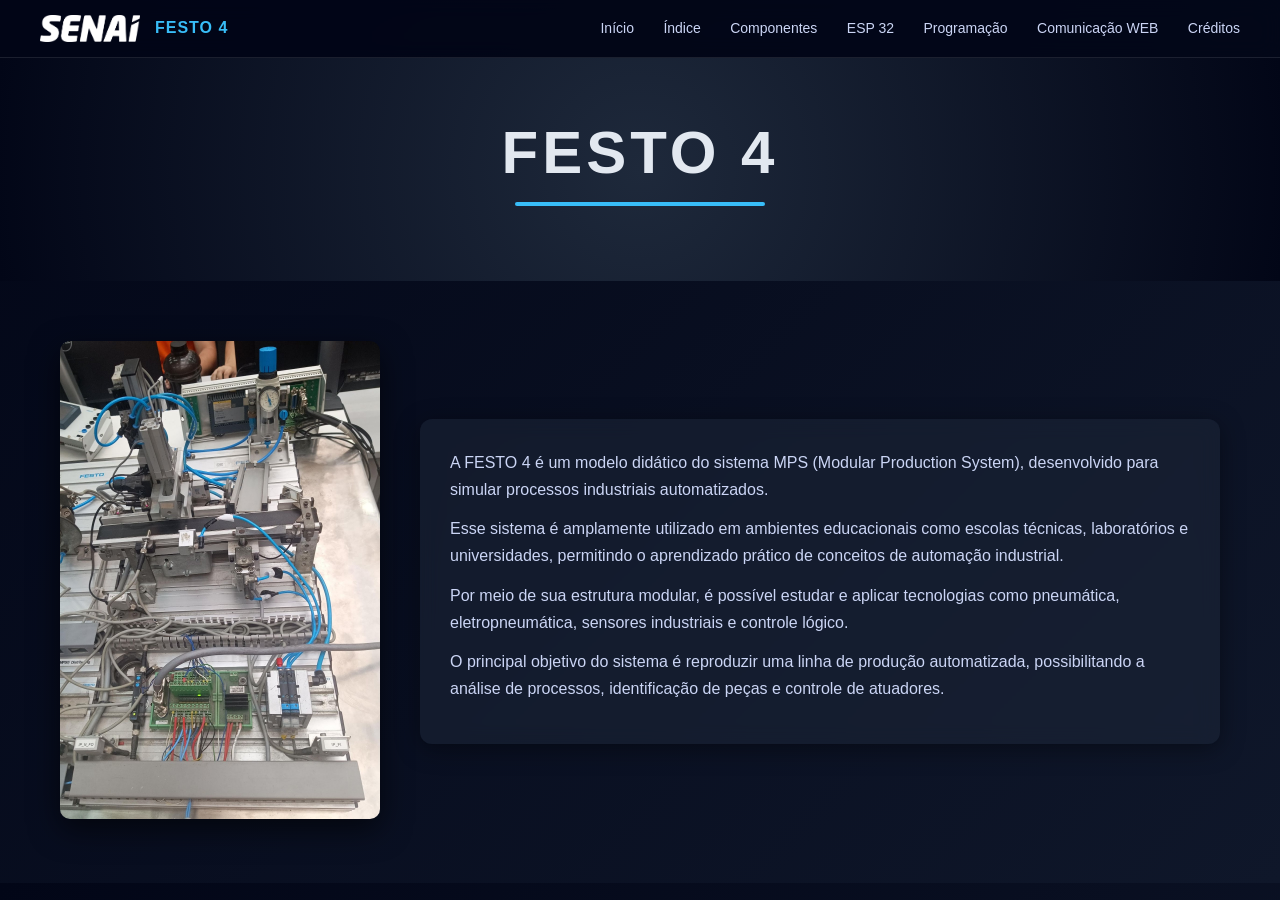
<file: index.html>
<!DOCTYPE html>
<html lang="pt-br">

<head>

    <meta charset="UTF-8">
    <meta name="viewport" content="width=device-width, initial-scale=1">

    <title>Festo 4 - Introdução</title>

    <link rel="stylesheet" href="style.css">
    <link rel="manifest" href="/manifest.json">
    <meta name="theme-color" content="#0d6efd">
    <link rel="shortcut icon" href="favicon-festo.png" type="image/x-icon">


</head>

<body>

    <!-- MENU SUPERIOR -->
    <nav class="topbar">

        <div class="logo">
            <img src="logo-senai.png" alt="Senai">
            <span>FESTO 4</span>
        </div>
    
        <div class="menu-toggle" onclick="toggleMenu()">
            <span></span>
            <span></span>
            <span></span>
        </div>
    
        <div class="menu" id="menu">
            <a href="./index.html">Início</a>
            <a href="./indice.html">Índice</a>
            <a href="./componentes.html">Componentes</a>
            <a href="./esp32.html">ESP 32</a>
            <a href="./programacao.html">Programação</a>
            <a href="./comunicacaoWeb.html">Comunicação WEB</a>
            <a href="./creditos.html">Créditos</a>
        </div>
    
    </nav>

    <!-- BANNER -->
    <header class="banner">

        <h1>FESTO 4</h1>
        <div class="linha"></div>

    </header>

    <!-- CONTEÚDO -->
    <section class="intro">

        <div class="img-box">
            <img src="imagem-festo4.jpg" alt="Festo 4">
        </div>

        <div class="texto">

            <p>
                A FESTO 4 é um modelo didático do sistema MPS (Modular Production System),
                desenvolvido para simular processos industriais automatizados.
            </p>

            <p>
                Esse sistema é amplamente utilizado em ambientes educacionais como escolas técnicas,
                laboratórios e universidades, permitindo o aprendizado prático de conceitos
                de automação industrial.
            </p>

            <p>
                Por meio de sua estrutura modular, é possível estudar e aplicar tecnologias
                como pneumática, eletropneumática, sensores industriais e controle lógico.
            </p>

            <p>
                O principal objetivo do sistema é reproduzir uma linha de produção automatizada,
                possibilitando a análise de processos, identificação de peças e controle de atuadores.
            </p>

        </div>

    </section>

    <script>
        function toggleMenu() {
            document.getElementById("menu").classList.toggle("ativo");
        }
    
        document.addEventListener("click", function(e) {
            const menu = document.getElementById("menu");
            const toggle = document.querySelector(".menu-toggle");
    
            if (!menu || !toggle) return;
    
            if (!menu.contains(e.target) && !toggle.contains(e.target)) {
                menu.classList.remove("ativo");
            }
        });
    
        if ("serviceWorker" in navigator) {
            navigator.serviceWorker.register("/service-worker.js")
                .then(() => console.log("PWA ativa"))
                .catch(err => console.log(err));
        }
    </script>
</body>

</html>
</file>
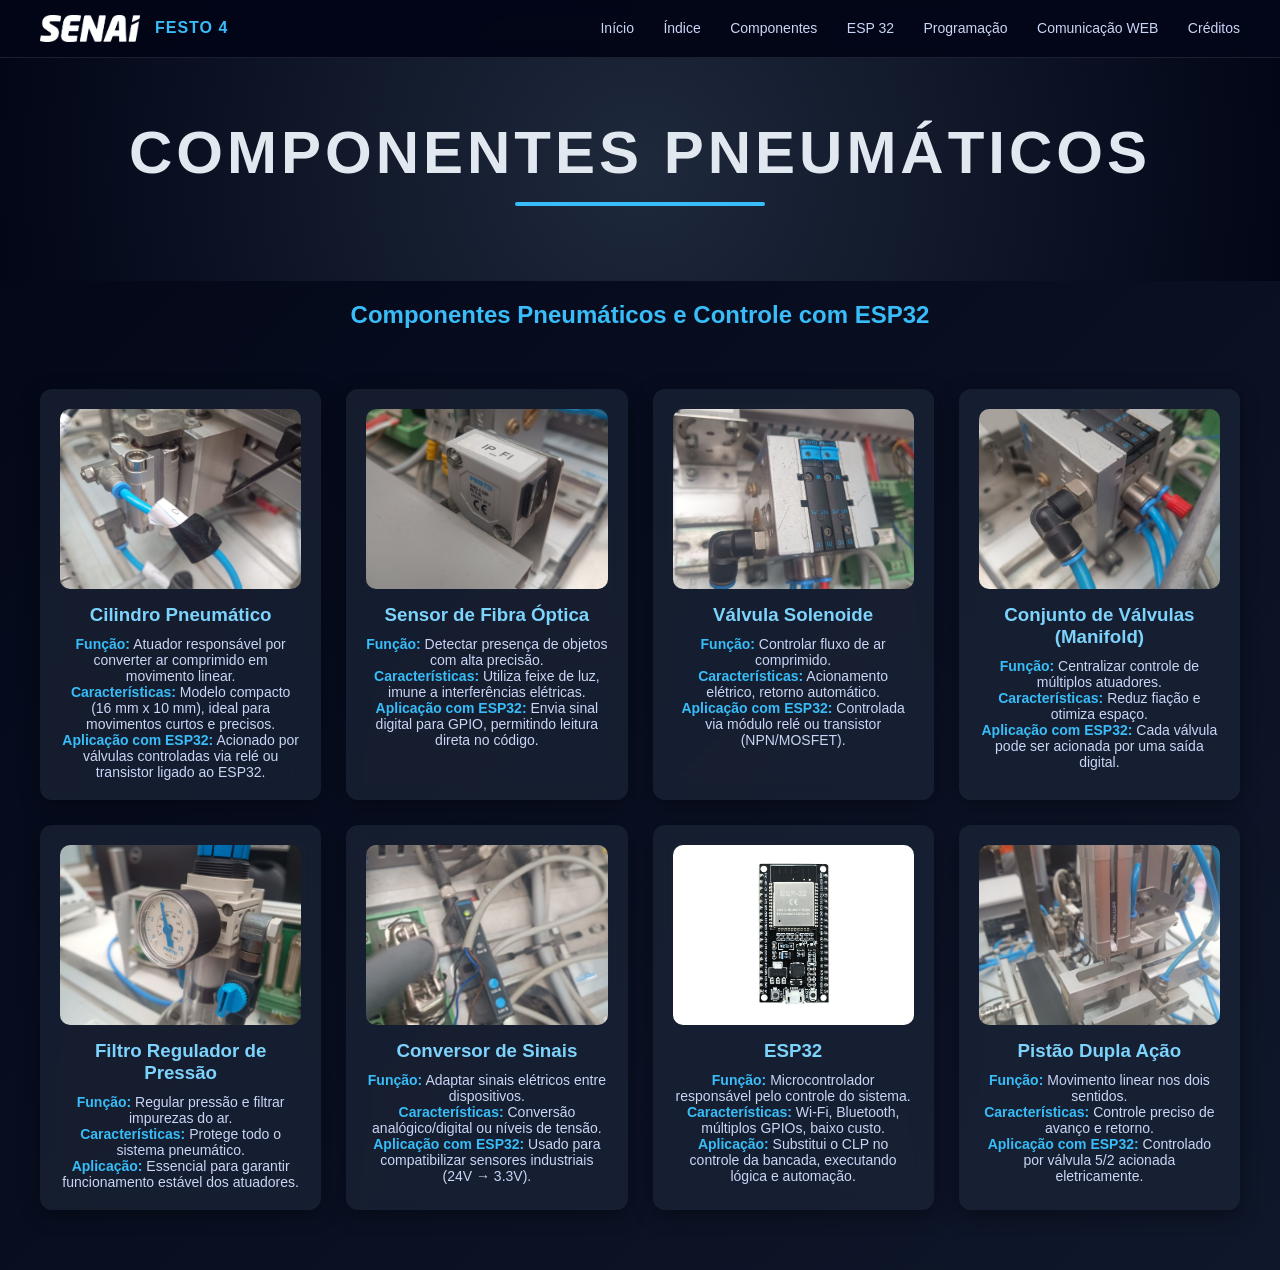
<file: componentes.html>
<!DOCTYPE html>
<html lang="pt-br">

<head>

    <meta charset="UTF-8">
    <meta name="viewport" content="width=device-width, initial-scale=1">

    <title>Componentes Pneumáticos</title>
    <link rel="manifest" href="/manifest.json">
    <meta name="theme-color" content="#0d6efd">

    <link rel="stylesheet" href="style.css">

    <link rel="shortcut icon" href="favicon-festo.png" type="image/x-icon">

</head>

<body>

    <nav class="topbar">

        <div class="logo">
            <img src="logo-senai.png" alt="Senai">
            <span>FESTO 4</span>
        </div>
    
        <div class="menu-toggle" onclick="toggleMenu()">
            <span></span>
            <span></span>
            <span></span>
        </div>
    
        <div class="menu" id="menu">
            <a href="./index.html">Início</a>
            <a href="./indice.html">Índice</a>
            <a href="./componentes.html">Componentes</a>
            <a href="./esp32.html">ESP 32</a>
            <a href="./programacao.html">Programação</a>
            <a href="./comunicacaoWeb.html">Comunicação WEB</a>
            <a href="./creditos.html">Créditos</a>
        </div>
    
    </nav>

    <header class="banner">
        <h1>COMPONENTES PNEUMÁTICOS</h1>
        <div class="linha"></div>
    </header>

    <section class="componentes">

        <h2>Componentes Pneumáticos e Controle com ESP32</h2>

        <div class="cards-grid">

            <!-- CILINDRO -->
            <div class="card">
                <img src="cilindro.jpg" class="card-img">
                <h3>Cilindro Pneumático</h3>
                <p><strong>Função:</strong> Atuador responsável por converter ar comprimido em movimento linear.</p>
                <p><strong>Características:</strong> Modelo compacto (16 mm x 10 mm), ideal para movimentos curtos e
                    precisos.</p>
                <p><strong>Aplicação com ESP32:</strong> Acionado por válvulas controladas via relé ou transistor ligado
                    ao ESP32.</p>
            </div>

            <!-- SENSOR -->
            <div class="card">
                <img src="sensor.jpg" class="card-img">
                <h3>Sensor de Fibra Óptica</h3>
                <p><strong>Função:</strong> Detectar presença de objetos com alta precisão.</p>
                <p><strong>Características:</strong> Utiliza feixe de luz, imune a interferências elétricas.</p>
                <p><strong>Aplicação com ESP32:</strong> Envia sinal digital para GPIO, permitindo leitura direta no
                    código.</p>
            </div>

            <!-- VALVULA SOLENOIDE -->
            <div class="card">
                <img src="valvula.jpg" class="card-img">
                <h3>Válvula Solenoide</h3>
                <p><strong>Função:</strong> Controlar fluxo de ar comprimido.</p>
                <p><strong>Características:</strong> Acionamento elétrico, retorno automático.</p>
                <p><strong>Aplicação com ESP32:</strong> Controlada via módulo relé ou transistor (NPN/MOSFET).</p>
            </div>

            <!-- MANIFOLD -->
            <div class="card">
                <img src="manifold.jpg" class="card-img">
                <h3>Conjunto de Válvulas (Manifold)</h3>
                <p><strong>Função:</strong> Centralizar controle de múltiplos atuadores.</p>
                <p><strong>Características:</strong> Reduz fiação e otimiza espaço.</p>
                <p><strong>Aplicação com ESP32:</strong> Cada válvula pode ser acionada por uma saída digital.</p>
            </div>

            <!-- FILTRO -->
            <div class="card">
                <img src="filtro.jpg" class="card-img">
                <h3>Filtro Regulador de Pressão</h3>
                <p><strong>Função:</strong> Regular pressão e filtrar impurezas do ar.</p>
                <p><strong>Características:</strong> Protege todo o sistema pneumático.</p>
                <p><strong>Aplicação:</strong> Essencial para garantir funcionamento estável dos atuadores.</p>
            </div>

            <!-- CONVERSOR -->
            <div class="card">
                <img src="conversor.jpg" class="card-img">
                <h3>Conversor de Sinais</h3>
                <p><strong>Função:</strong> Adaptar sinais elétricos entre dispositivos.</p>
                <p><strong>Características:</strong> Conversão analógico/digital ou níveis de tensão.</p>
                <p><strong>Aplicação com ESP32:</strong> Usado para compatibilizar sensores industriais (24V → 3.3V).
                </p>
            </div>

            <!-- ESP32 -->
            <div class="card">
                <img src="esp32.jpg" class="card-img">
                <h3>ESP32</h3>
                <p><strong>Função:</strong> Microcontrolador responsável pelo controle do sistema.</p>
                <p><strong>Características:</strong> Wi-Fi, Bluetooth, múltiplos GPIOs, baixo custo.</p>
                <p><strong>Aplicação:</strong> Substitui o CLP no controle da bancada, executando lógica e automação.
                </p>
            </div>

            <!-- PISTAO DUPLA ACAO -->
            <div class="card">
                <img src="pistao.jpg" class="card-img">
                <h3>Pistão Dupla Ação</h3>
                <p><strong>Função:</strong> Movimento linear nos dois sentidos.</p>
                <p><strong>Características:</strong> Controle preciso de avanço e retorno.</p>
                <p><strong>Aplicação com ESP32:</strong> Controlado por válvula 5/2 acionada eletricamente.</p>
            </div>

        </div>
    </section>
    <script>
        function toggleMenu() {
            document.getElementById("menu").classList.toggle("ativo");
        }

        document.addEventListener("click", function (e) {
            const menu = document.getElementById("menu");
            const toggle = document.querySelector(".menu-toggle");

            if (!menu || !toggle) return;

            if (!menu.contains(e.target) && !toggle.contains(e.target)) {
                menu.classList.remove("ativo");
            }
        });

        if ("serviceWorker" in navigator) {
            navigator.serviceWorker.register("/service-worker.js")
                .then(() => console.log("PWA ativa"))
                .catch(err => console.log(err));
        }
    </script>
</body>

</html>
</file>
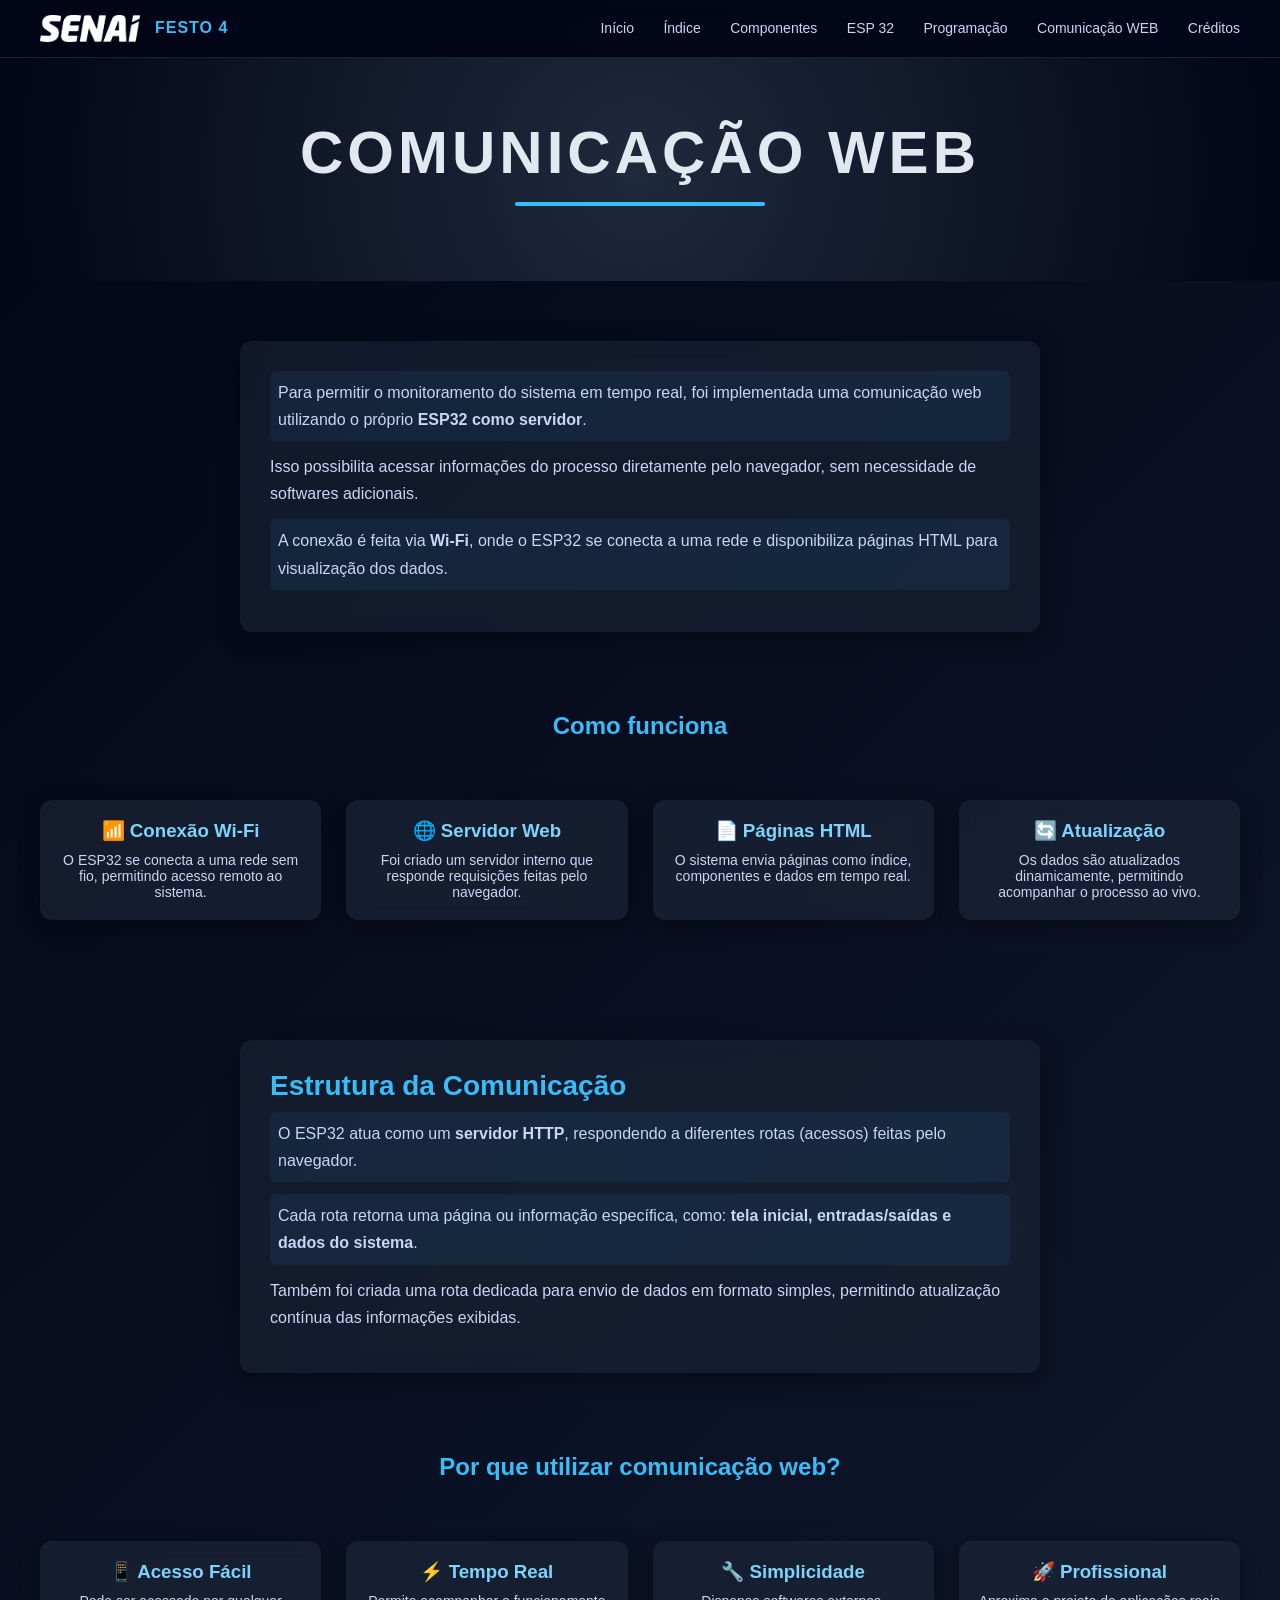
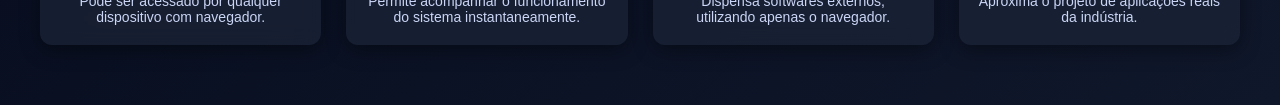
<file: comunicacaoWeb.html>
<!DOCTYPE html>
<html lang="pt-br">

<head>
    <meta charset="UTF-8">
    <meta name="viewport" content="width=device-width, initial-scale=1">
    <title>Comunicação Web - Sistema Festo</title>

    <link rel="manifest" href="/manifest.json">
    <meta name="theme-color" content="#0d6efd">
    <link rel="stylesheet" href="style.css">
    <link rel="shortcut icon" href="favicon-festo.png" type="image/x-icon">

</head>

<body>

    <nav class="topbar">

        <div class="logo">
            <img src="logo-senai.png" alt="Senai">
            <span>FESTO 4</span>
        </div>
    
        <div class="menu-toggle" onclick="toggleMenu()">
            <span></span>
            <span></span>
            <span></span>
        </div>
    
        <div class="menu" id="menu">
            <a href="./index.html">Início</a>
            <a href="./indice.html">Índice</a>
            <a href="./componentes.html">Componentes</a>
            <a href="./esp32.html">ESP 32</a>
            <a href="./programacao.html">Programação</a>
            <a href="./comunicacaoWeb.html">Comunicação WEB</a>
            <a href="./creditos.html">Créditos</a>
        </div>
    
    </nav>

    <!-- BANNER -->
    <header class="banner">
        <h1>COMUNICAÇÃO WEB</h1>
        <div class="linha"></div>
    </header>

    <!-- INTRO -->
    <section class="intro">

        <div class="texto">

            <p>
                Para permitir o monitoramento do sistema em tempo real, foi implementada
                uma comunicação web utilizando o próprio <strong>ESP32 como servidor</strong>.
            </p>

            <p>
                Isso possibilita acessar informações do processo diretamente pelo navegador,
                sem necessidade de softwares adicionais.
            </p>

            <p>
                A conexão é feita via <strong>Wi-Fi</strong>, onde o ESP32 se conecta a uma rede
                e disponibiliza páginas HTML para visualização dos dados.
            </p>

        </div>

    </section>

    <!-- COMO FUNCIONA -->
    <section class="componentes">

        <h2>Como funciona</h2>

        <div class="cards-grid">

            <div class="card">
                <h3>📶 Conexão Wi-Fi</h3>
                <p>
                    O ESP32 se conecta a uma rede sem fio, permitindo acesso remoto ao sistema.
                </p>
            </div>

            <div class="card">
                <h3>🌐 Servidor Web</h3>
                <p>
                    Foi criado um servidor interno que responde requisições feitas pelo navegador.
                </p>
            </div>

            <div class="card">
                <h3>📄 Páginas HTML</h3>
                <p>
                    O sistema envia páginas como índice, componentes e dados em tempo real.
                </p>
            </div>

            <div class="card">
                <h3>🔄 Atualização</h3>
                <p>
                    Os dados são atualizados dinamicamente, permitindo acompanhar o processo ao vivo.
                </p>
            </div>

        </div>

    </section>

    <!-- EXPLICAÇÃO -->
    <section class="intro">

        <div class="texto">

            <h2 style="margin-bottom:10px;">Estrutura da Comunicação</h2>

            <p>
                O ESP32 atua como um <strong>servidor HTTP</strong>, respondendo a diferentes rotas
                (acessos) feitas pelo navegador.
            </p>

            <p>
                Cada rota retorna uma página ou informação específica, como:
                <strong>tela inicial, entradas/saídas e dados do sistema</strong>.
            </p>

            <p>
                Também foi criada uma rota dedicada para envio de dados em formato simples,
                permitindo atualização contínua das informações exibidas.
            </p>

        </div>

    </section>

    <!-- JUSTIFICATIVA -->
    <section class="componentes">

        <h2>Por que utilizar comunicação web?</h2>

        <div class="cards-grid">

            <div class="card">
                <h3>📱 Acesso Fácil</h3>
                <p>
                    Pode ser acessado por qualquer dispositivo com navegador.
                </p>
            </div>

            <div class="card">
                <h3>⚡ Tempo Real</h3>
                <p>
                    Permite acompanhar o funcionamento do sistema instantaneamente.
                </p>
            </div>

            <div class="card">
                <h3>🔧 Simplicidade</h3>
                <p>
                    Dispensa softwares externos, utilizando apenas o navegador.
                </p>
            </div>

            <div class="card">
                <h3>🚀 Profissional</h3>
                <p>
                    Aproxima o projeto de aplicações reais da indústria.
                </p>
            </div>

        </div>

    </section>

    <script>
        function toggleMenu() {
            document.getElementById("menu").classList.toggle("ativo");
        }
    
        document.addEventListener("click", function(e) {
            const menu = document.getElementById("menu");
            const toggle = document.querySelector(".menu-toggle");
    
            if (!menu || !toggle) return;
    
            if (!menu.contains(e.target) && !toggle.contains(e.target)) {
                menu.classList.remove("ativo");
            }
        });
    
        if ("serviceWorker" in navigator) {
            navigator.serviceWorker.register("/service-worker.js")
                .then(() => console.log("PWA ativa"))
                .catch(err => console.log(err));
        }
    </script>
</body>

</html>
</file>
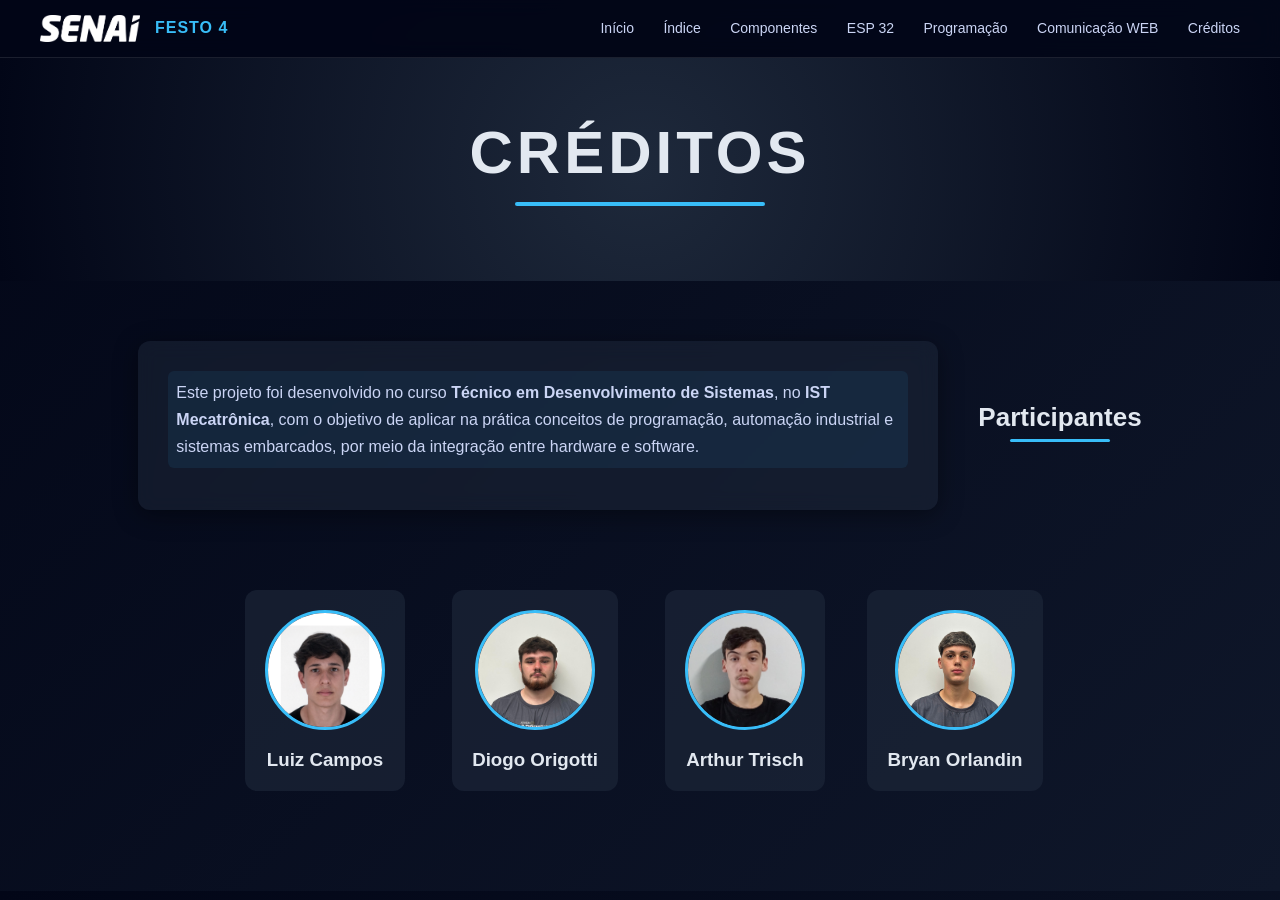
<file: creditos.html>
<!DOCTYPE html>
<html lang="pt-br">

<head>

    <meta charset="UTF-8">
    <meta name="viewport" content="width=device-width, initial-scale=1">

    <title>Créditos - Sistema Festo</title>

    <link rel="manifest" href="/manifest.json">
    <meta name="theme-color" content="#0d6efd">
    <link rel="stylesheet" href="style.css">
    <link rel="shortcut icon" href="favicon-festo.png" type="image/x-icon">


</head>

<body>

    <!-- TOPO -->
    <nav class="topbar">

        <div class="logo">
            <img src="logo-senai.png" alt="Senai">
            <span>FESTO 4</span>
        </div>
    
        <div class="menu-toggle" onclick="toggleMenu()">
            <span></span>
            <span></span>
            <span></span>
        </div>
    
        <div class="menu" id="menu">
            <a href="./index.html">Início</a>
            <a href="./indice.html">Índice</a>
            <a href="./componentes.html">Componentes</a>
            <a href="./esp32.html">ESP 32</a>
            <a href="./programacao.html">Programação</a>
            <a href="./comunicacaoWeb.html">Comunicação WEB</a>
            <a href="./creditos.html">Créditos</a>
        </div>
    
    </nav>

    <!-- BANNER -->
    <header class="banner">

        <h1>CRÉDITOS</h1>
        <div class="linha"></div>

    </header>

    <!-- CONTEÚDO -->
    <section class="intro creditos">

        <div class="texto">

            <p>
                Este projeto foi desenvolvido no curso <strong>Técnico em Desenvolvimento de Sistemas</strong>,
                no <strong>IST Mecatrônica</strong>, com o objetivo de aplicar na prática conceitos de
                programação, automação industrial e sistemas embarcados, por meio da integração entre
                hardware e software.
            </p>

        </div>

        <h2 class="titulo-participantes">Participantes</h2>

        <!-- PARTICIPANTES -->
        <div class="participantes">

            <div class="card-part">
                <img src="./luiz.png" alt="">
                <h3>Luiz Campos</h3>
            </div>

            <div class="card-part">
                <img src="./diogo.jpeg" alt="">
                <h3>Diogo Origotti</h3>
            </div>

            <div class="card-part">
                <img src="./arthur.jpeg" alt="">
                <h3>Arthur Trisch</h3>
            </div>

            <div class="card-part">
                <img src="./bryan.jpeg" alt="">
                <h3>Bryan Orlandin</h3>
            </div>

        </div>

    </section>

    <script>
        function toggleMenu() {
            document.getElementById("menu").classList.toggle("ativo");
        }
    
        document.addEventListener("click", function(e) {
            const menu = document.getElementById("menu");
            const toggle = document.querySelector(".menu-toggle");
    
            if (!menu || !toggle) return;
    
            if (!menu.contains(e.target) && !toggle.contains(e.target)) {
                menu.classList.remove("ativo");
            }
        });
    
        if ("serviceWorker" in navigator) {
            navigator.serviceWorker.register("/service-worker.js")
                .then(() => console.log("PWA ativa"))
                .catch(err => console.log(err));
        }
    </script>
</body>

</html>
</file>
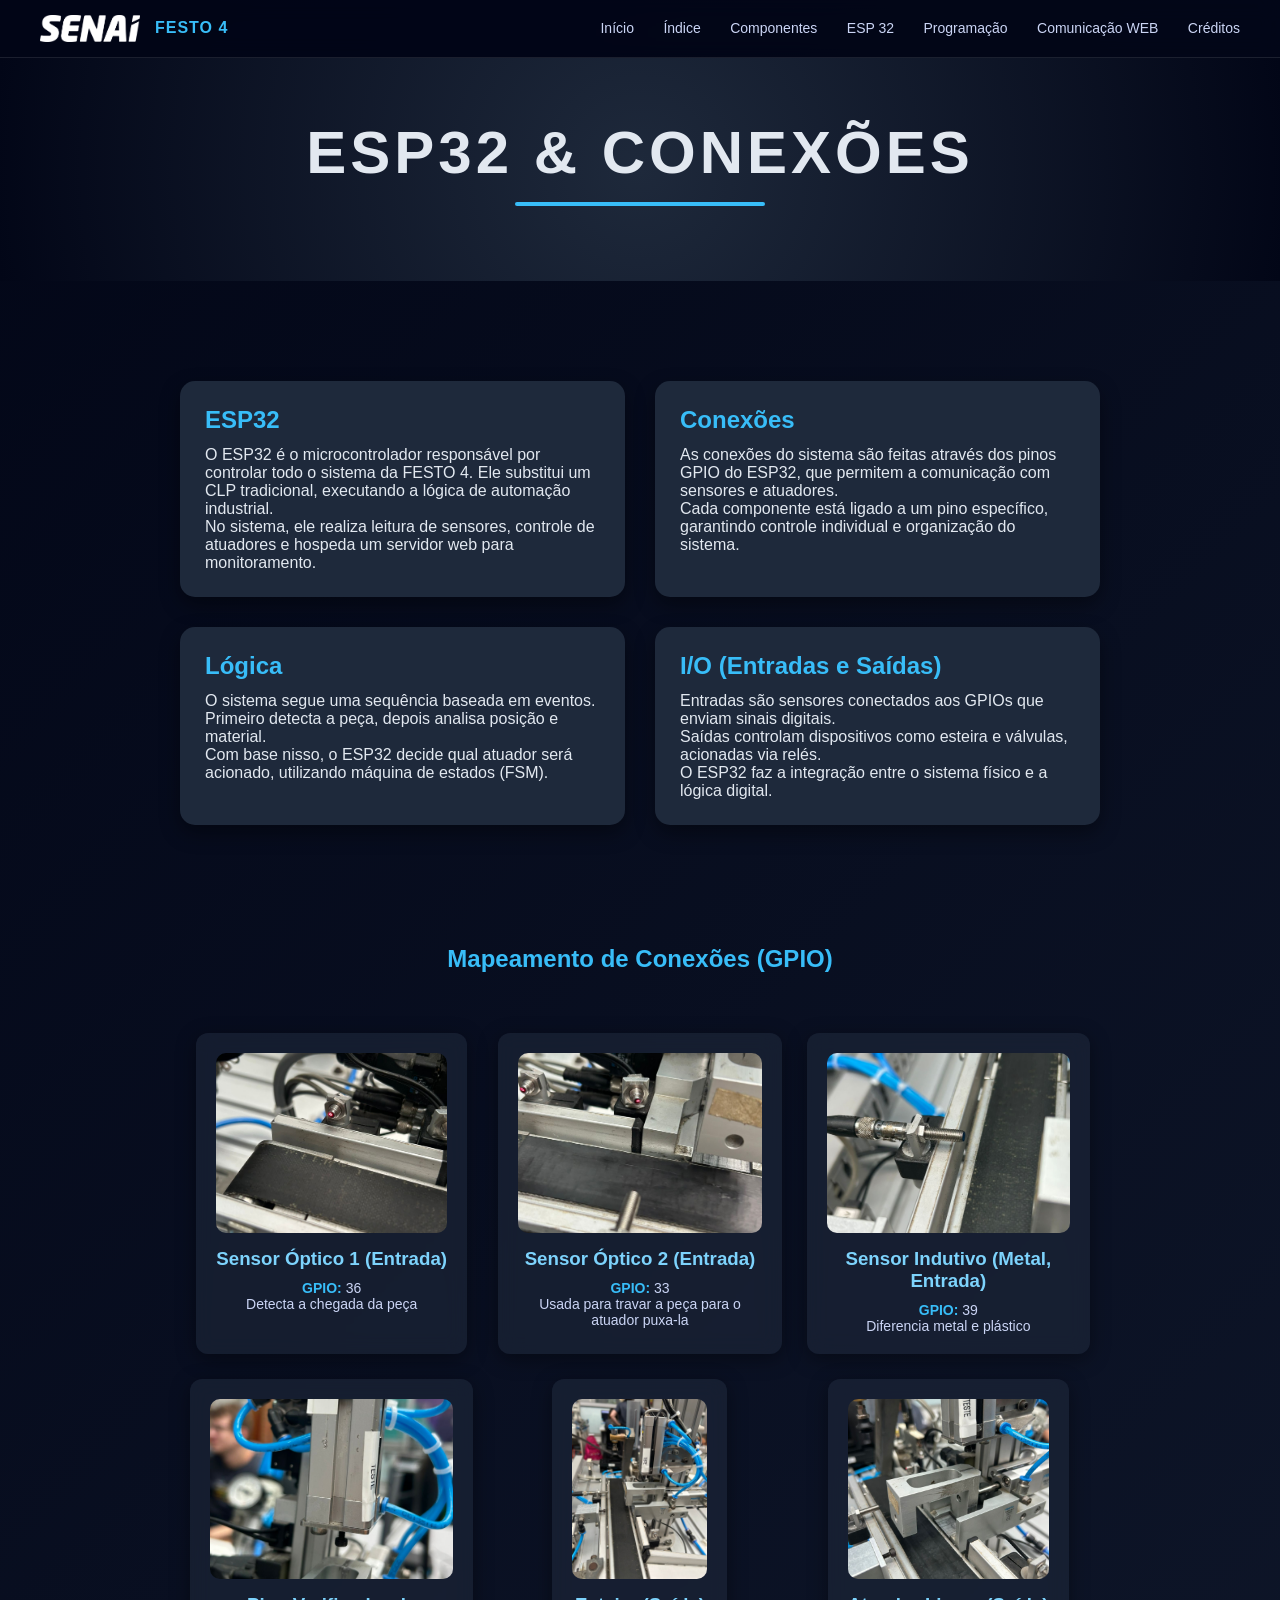
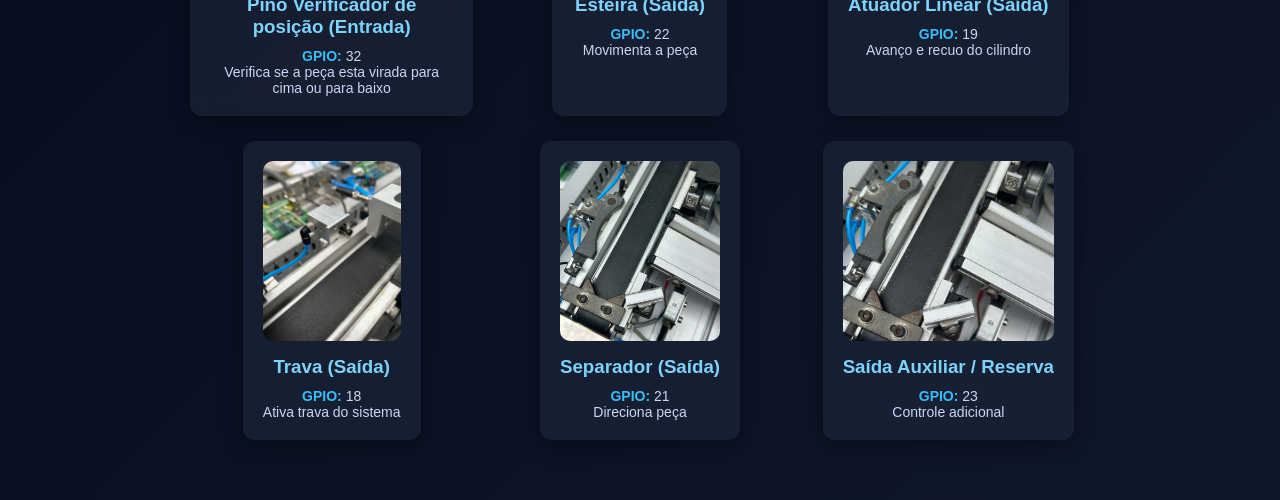
<file: esp32.html>
<!DOCTYPE html>
<html lang="pt-br">

<head>

    <meta charset="UTF-8">
    <meta name="viewport" content="width=device-width, initial-scale=1">

    <title>ESP32 e Conexões</title>
    <link rel="manifest" href="/manifest.json">
    <meta name="theme-color" content="#0d6efd">
    <link rel="stylesheet" href="style.css">

    <link rel="shortcut icon" href="favicon-festo.png" type="image/x-icon">

</head>

<body class="esp32">

    <nav class="topbar">

        <div class="logo">
            <img src="logo-senai.png" alt="Senai">
            <span>FESTO 4</span>
        </div>
    
        <div class="menu-toggle" onclick="toggleMenu()">
            <span></span>
            <span></span>
            <span></span>
        </div>
    
        <div class="menu" id="menu">
            <a href="./index.html">Início</a>
            <a href="./indice.html">Índice</a>
            <a href="./componentes.html">Componentes</a>
            <a href="./esp32.html">ESP 32</a>
            <a href="./programacao.html">Programação</a>
            <a href="./comunicacaoWeb.html">Comunicação WEB</a>
            <a href="./creditos.html">Créditos</a>
        </div>
    
    </nav>

    <header class="banner">
        <h1>ESP32 & CONEXÕES</h1>
        <div class="linha"></div>
    </header>

    <section class="intro">

        <div class="topicos-grid">

            <!-- ESP32 -->
            <div class="topico-card">
                <h2>ESP32</h2>

                <p>
                    O ESP32 é o microcontrolador responsável por controlar todo o sistema da FESTO 4.
                    Ele substitui um CLP tradicional, executando a lógica de automação industrial.
                </p>

                <p>
                    No sistema, ele realiza leitura de sensores, controle de atuadores e hospeda
                    um servidor web para monitoramento.
                </p>

            </div>

            <!-- CONEXÕES -->
            <div class="topico-card">
                <h2>Conexões</h2>

                <p>
                    As conexões do sistema são feitas através dos pinos GPIO do ESP32, que permitem
                    a comunicação com sensores e atuadores.
                </p>

                <p>
                    Cada componente está ligado a um pino específico, garantindo controle individual
                    e organização do sistema.
                </p>

            </div>

            <!-- LÓGICA -->
            <div class="topico-card">
                <h2>Lógica</h2>

                <p>
                    O sistema segue uma sequência baseada em eventos. Primeiro detecta a peça,
                    depois analisa posição e material.
                </p>

                <p>
                    Com base nisso, o ESP32 decide qual atuador será acionado, utilizando
                    máquina de estados (FSM).
                </p>

            </div>

            <!-- IO -->
            <div class="topico-card">
                <h2>I/O (Entradas e Saídas)</h2>

                <p>
                    Entradas são sensores conectados aos GPIOs que enviam sinais digitais.
                </p>

                <p>
                    Saídas controlam dispositivos como esteira e válvulas, acionadas via relés.
                </p>

                <p>
                    O ESP32 faz a integração entre o sistema físico e a lógica digital.
                </p>

            </div>

        </div>

    </section>

    <section class="componentes">

        <h2>Mapeamento de Conexões (GPIO)</h2>

        <div class="cards-grid">

            <!-- SENSORES -->

            <div class="card">
                <img src="sensor-entrada.jpeg" class="card-img">
                <h3>Sensor Óptico 1 (Entrada)</h3>
                <p><strong>GPIO:</strong> 36</p>
                <p>Detecta a chegada da peça</p>
            </div>

            <div class="card">
                <img src="./SistemaInspecao.jpeg" class="card-img">
                <h3>Sensor Óptico 2 (Entrada)</h3>
                <p><strong>GPIO:</strong> 33</p>
                <p>Usada para travar a peça para o atuador puxa-la</p>
            </div>

            <div class="card">
                <img src="Sensor_Indutivo.jpeg" class="card-img">
                <h3>Sensor Indutivo (Metal, Entrada)</h3>
                <p><strong>GPIO:</strong> 39</p>
                <p>Diferencia metal e plástico</p>
            </div>

            <div class="card">
                <img src="Pistao.jpeg" class="card-img">
                <h3>Pino Verificador de posição (Entrada)</h3>
                <p><strong>GPIO:</strong> 32</p>
                <p>Verifica se a peça esta virada para cima ou para baixo</p>
            </div>

            <!-- ATUADORES -->

            <div class="card">
                <img src="Esteira.jpeg" class="card-img">
                <h3>Esteira (Saída)</h3>
                <p><strong>GPIO:</strong> 22</p>
                <p>Movimenta a peça</p>
            </div>

            <div class="card">
                <img src="Atuador.jpeg" class="card-img">
                <h3>Atuador Linear (Saída)</h3>
                <p><strong>GPIO:</strong> 19</p>
                <p>Avanço e recuo do cilindro</p>
            </div>

            <div class="card">
                <img src="Trava.jpeg" class="card-img">
                <h3>Trava (Saída)</h3>
                <p><strong>GPIO:</strong> 18</p>
                <p>Ativa trava do sistema</p>
            </div>

            <div class="card">
                <img src="Separador.jpeg" class="card-img">
                <h3>Separador (Saída)</h3>
                <p><strong>GPIO:</strong> 21</p>
                <p>Direciona peça</p>
            </div>

            <div class="card">
                <img src="Saida.jpeg" class="card-img">
                <h3>Saída Auxiliar / Reserva</h3>
                <p><strong>GPIO:</strong> 23</p>
                <p>Controle adicional</p>
            </div>

        </div>

    </section>

    <script>
        function toggleMenu() {
            document.getElementById("menu").classList.toggle("ativo");
        }
    
        document.addEventListener("click", function(e) {
            const menu = document.getElementById("menu");
            const toggle = document.querySelector(".menu-toggle");
    
            if (!menu || !toggle) return;
    
            if (!menu.contains(e.target) && !toggle.contains(e.target)) {
                menu.classList.remove("ativo");
            }
        });
    
        if ("serviceWorker" in navigator) {
            navigator.serviceWorker.register("/service-worker.js")
                .then(() => console.log("PWA ativa"))
                .catch(err => console.log(err));
        }
    </script>
</body>

</html>
</file>
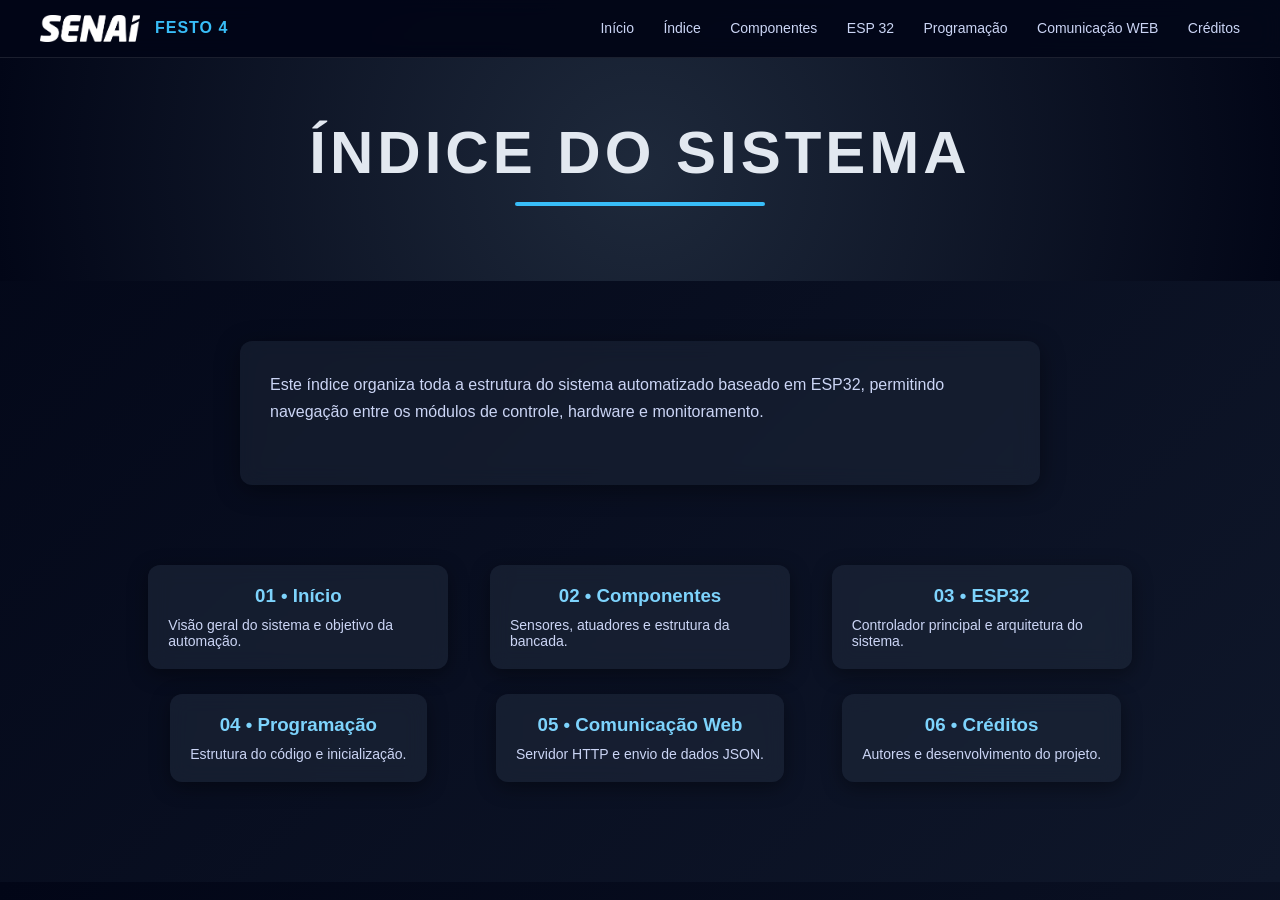
<file: indice.html>
<!DOCTYPE html>
<html lang="pt-br">

<head>

    <meta charset="UTF-8">
    <meta name="viewport" content="width=device-width, initial-scale=1">

    <title>Índice - Sistema Festo</title>
    <link rel="manifest" href="/manifest.json">
    <meta name="theme-color" content="#0d6efd">
    <link rel="stylesheet" href="style.css">
    <link rel="shortcut icon" href="favicon-festo.png" type="image/x-icon">

</head>

<body>

    <nav class="topbar">

        <div class="logo">
            <img src="logo-senai.png" alt="Senai">
            <span>FESTO 4</span>
        </div>
    
        <div class="menu-toggle" onclick="toggleMenu()">
            <span></span>
            <span></span>
            <span></span>
        </div>
    
        <div class="menu" id="menu">
            <a href="./index.html">Início</a>
            <a href="./indice.html">Índice</a>
            <a href="./componentes.html">Componentes</a>
            <a href="./esp32.html">ESP 32</a>
            <a href="./programacao.html">Programação</a>
            <a href="./comunicacaoWeb.html">Comunicação WEB</a>
            <a href="./creditos.html">Créditos</a>
        </div>
    
    </nav>

    <!-- BANNER -->
    <header class="banner">

        <h1>ÍNDICE DO SISTEMA</h1>
        <div class="linha"></div>

    </header>

    <!-- CONTEÚDO -->
    <section class="intro indice">

        <div class="texto">

            <p>
                Este índice organiza toda a estrutura do sistema automatizado baseado em ESP32,
                permitindo navegação entre os módulos de controle, hardware e monitoramento.
            </p>

            <br>

        </div>

        <!-- CARDS -->
        <div class="cards-grid">

            <a href="./index.html" class="card">
                <h3>01 • Início</h3>
                <p>Visão geral do sistema e objetivo da automação.</p>
            </a>

            <a href="./componentes.html" class="card">
                <h3>02 • Componentes</h3>
                <p>Sensores, atuadores e estrutura da bancada.</p>
            </a>

            <a href="./esp32.html" class="card">
                <h3>03 • ESP32</h3>
                <p>Controlador principal e arquitetura do sistema.</p>
            </a>


            <a href="./programacao.html" class="card">
                <h3>04 • Programação</h3>
                <p>Estrutura do código e inicialização.</p>
            </a>


            <a href="./comunicacaoWeb.html" class="card">
                <h3>05 • Comunicação Web</h3>
                <p>Servidor HTTP e envio de dados JSON.</p>
            </a>


            <a href="./creditos.html" class="card">
                <h3>06 • Créditos</h3>
                <p>Autores e desenvolvimento do projeto.</p>
            </a>

        </div>

    </section>

    <script>
        function toggleMenu() {
            document.getElementById("menu").classList.toggle("ativo");
        }
    
        document.addEventListener("click", function(e) {
            const menu = document.getElementById("menu");
            const toggle = document.querySelector(".menu-toggle");
    
            if (!menu || !toggle) return;
    
            if (!menu.contains(e.target) && !toggle.contains(e.target)) {
                menu.classList.remove("ativo");
            }
        });
    
        if ("serviceWorker" in navigator) {
            navigator.serviceWorker.register("/service-worker.js")
                .then(() => console.log("PWA ativa"))
                .catch(err => console.log(err));
        }
    </script>
</body>

</html>
</file>
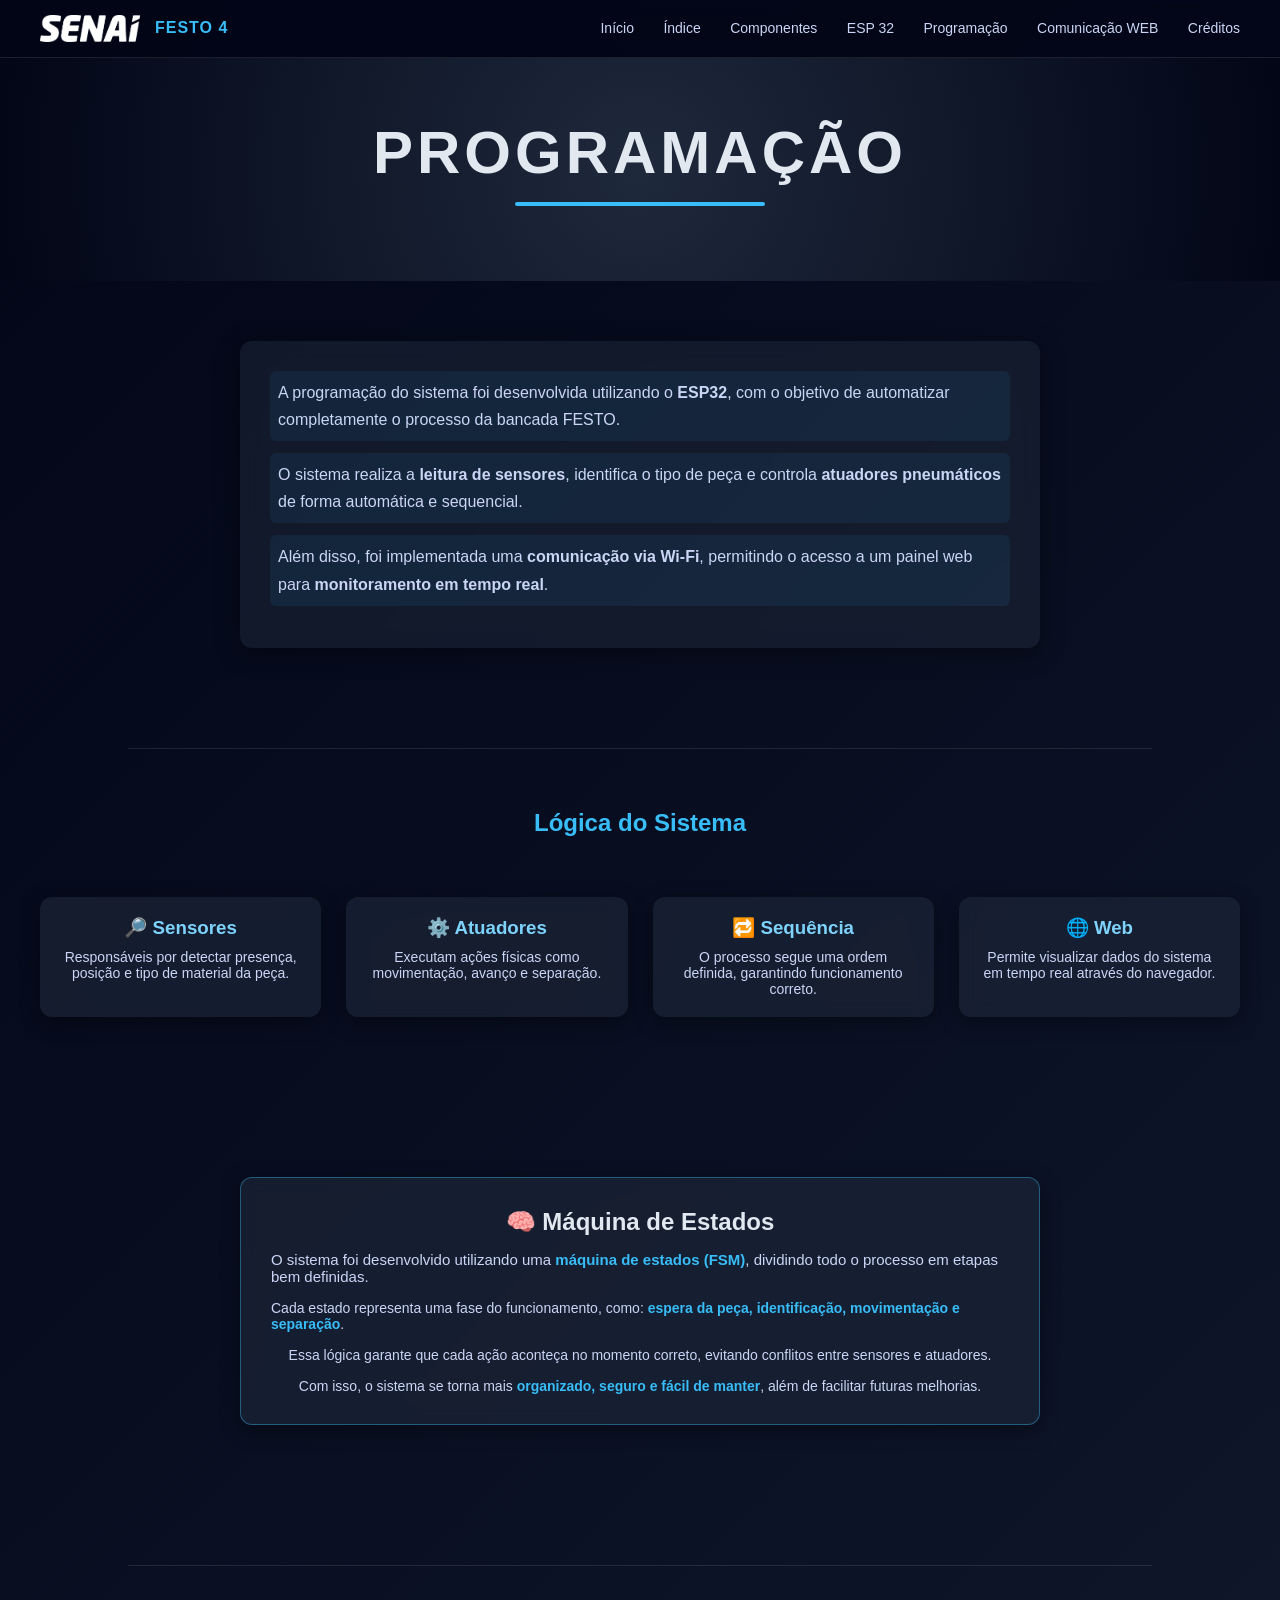
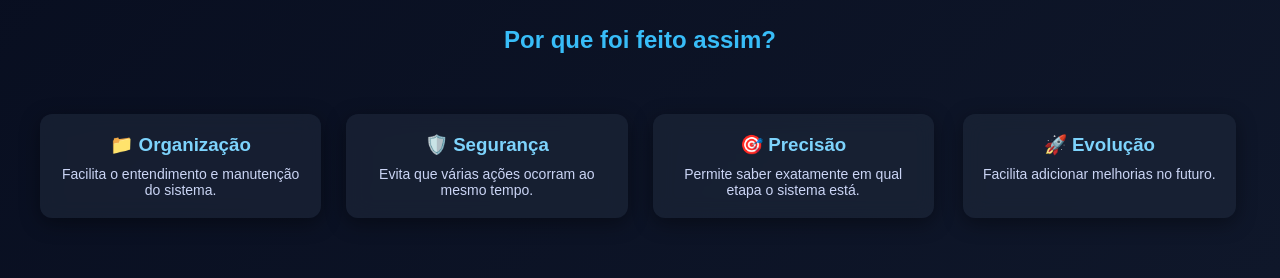
<file: programacao.html>
<!DOCTYPE html>
<html lang="pt-br">

<head>
    <meta charset="UTF-8">
    <meta name="viewport" content="width=device-width, initial-scale=1">
    <title>Programação - Sistema Festo</title>
    <link rel="manifest" href="/manifest.json">
    <meta name="theme-color" content="#0d6efd">
    <link rel="stylesheet" href="style.css">
    <link rel="shortcut icon" href="favicon-festo.png" type="image/x-icon">
</head>

<body>

    <nav class="topbar">

        <div class="logo">
            <img src="logo-senai.png" alt="Senai">
            <span>FESTO 4</span>
        </div>
    
        <div class="menu-toggle" onclick="toggleMenu()">
            <span></span>
            <span></span>
            <span></span>
        </div>
    
        <div class="menu" id="menu">
            <a href="./index.html">Início</a>
            <a href="./indice.html">Índice</a>
            <a href="./componentes.html">Componentes</a>
            <a href="./esp32.html">ESP 32</a>
            <a href="./programacao.html">Programação</a>
            <a href="./comunicacaoWeb.html">Comunicação WEB</a>
            <a href="./creditos.html">Créditos</a>
        </div>
    
    </nav>

    <!-- BANNER -->
    <header class="banner">
        <h1>PROGRAMAÇÃO</h1>
        <div class="linha"></div>
    </header>

    <!-- INTRO -->
    <section class="intro">

        <div class="texto">

            <p>
                A programação do sistema foi desenvolvida utilizando o <strong>ESP32</strong>,
                com o objetivo de automatizar completamente o processo da bancada FESTO.
            </p>

            <p>
                O sistema realiza a <strong>leitura de sensores</strong>, identifica o tipo de peça
                e controla <strong>atuadores pneumáticos</strong> de forma automática e sequencial.
            </p>

            <p>
                Além disso, foi implementada uma <strong>comunicação via Wi-Fi</strong>,
                permitindo o acesso a um painel web para <strong>monitoramento em tempo real</strong>.
            </p>

        </div>

    </section>

    <!-- DIVISOR -->
    <div style="width:80%; height:1px; background:rgba(255,255,255,0.1); margin:40px auto;"></div>

    <!-- LÓGICA -->
    <section class="componentes">

        <h2>Lógica do Sistema</h2>

        <div class="cards-grid">

            <div class="card">
                <h3>🔎 Sensores</h3>
                <p>
                    Responsáveis por detectar presença, posição e tipo de material da peça.
                </p>
            </div>

            <div class="card">
                <h3>⚙️ Atuadores</h3>
                <p>
                    Executam ações físicas como movimentação, avanço e separação.
                </p>
            </div>

            <div class="card">
                <h3>🔁 Sequência</h3>
                <p>
                    O processo segue uma ordem definida, garantindo funcionamento correto.
                </p>
            </div>

            <div class="card">
                <h3>🌐 Web</h3>
                <p>
                    Permite visualizar dados do sistema em tempo real através do navegador.
                </p>
            </div>

        </div>

    </section>

    <!-- MÁQUINA DE ESTADOS -->
    <section class="intro">
        <div class="card" style="
        max-width: 800px;
        width: 100%;
        padding: 30px;
        border: 1px solid rgba(56,189,248,0.4);
        margin: 40px auto;
        ">

            <h2 style="margin-bottom:15px;">🧠 Máquina de Estados</h2>

            <p style="margin-bottom:15px; font-size:15px;">
                O sistema foi desenvolvido utilizando uma <strong>máquina de estados (FSM)</strong>,
                dividindo todo o processo em etapas bem definidas.
            </p>

            <p style="margin-bottom:15px;">
                Cada estado representa uma fase do funcionamento, como:
                <strong>espera da peça, identificação, movimentação e separação</strong>.
            </p>

            <p style="margin-bottom:15px;">
                Essa lógica garante que cada ação aconteça no momento correto,
                evitando conflitos entre sensores e atuadores.
            </p>

            <p>
                Com isso, o sistema se torna mais <strong>organizado, seguro e fácil de manter</strong>,
                além de facilitar futuras melhorias.
            </p>

        </div>

    </section>

    <!-- DIVISOR -->
    <div style="width:80%; height:1px; background:rgba(255,255,255,0.1); margin:40px auto;"></div>


    <!-- JUSTIFICATIVA -->
    <section class="componentes">

        <h2>Por que foi feito assim?</h2>

        <div class="cards-grid">

            <div class="card">
                <h3>📁 Organização</h3>
                <p>
                    Facilita o entendimento e manutenção do sistema.
                </p>
            </div>

            <div class="card">
                <h3>🛡️ Segurança</h3>
                <p>
                    Evita que várias ações ocorram ao mesmo tempo.
                </p>
            </div>

            <div class="card">
                <h3>🎯 Precisão</h3>
                <p>
                    Permite saber exatamente em qual etapa o sistema está.
                </p>
            </div>

            <div class="card">
                <h3>🚀 Evolução</h3>
                <p>
                    Facilita adicionar melhorias no futuro.
                </p>
            </div>

        </div>

    </section>

    <script>
        function toggleMenu() {
            document.getElementById("menu").classList.toggle("ativo");
        }
    
        document.addEventListener("click", function(e) {
            const menu = document.getElementById("menu");
            const toggle = document.querySelector(".menu-toggle");
    
            if (!menu || !toggle) return;
    
            if (!menu.contains(e.target) && !toggle.contains(e.target)) {
                menu.classList.remove("ativo");
            }
        });
    
        if ("serviceWorker" in navigator) {
            navigator.serviceWorker.register("/service-worker.js")
                .then(() => console.log("PWA ativa"))
                .catch(err => console.log(err));
        }
    </script>
</body>
</html>
</file>
<file: style.css>
/* RESET */
* {
    margin: 0;
    padding: 0;
    box-sizing: border-box;
}

body {
    font-family: 'Segoe UI', Arial;
    background: linear-gradient(135deg, #020617, #0f172a);
    color: #e2e8f0;
}

/* TOPO */
.topbar {
    display: flex;
    justify-content: space-between;
    align-items: center;
    padding: 15px 40px;
    background: rgba(2, 6, 23, 0.8);
    backdrop-filter: blur(10px);
    border-bottom: 1px solid rgba(255, 255, 255, 0.1);
    position: sticky;
    top: 0;
    z-index: 10;
}

.logo {
    display: flex;
    align-items: center;
    gap: 15px;
    font-weight: bold;
    font-size: 16px;
    color: #38bdf8;
}

.logo img {
    width: 100px;
    height: auto;
    object-fit: contain;
}

.logo span {
    letter-spacing: 1px;
}

/* MENU */
.menu a {
    color: #cbd5f5;
    margin-left: 25px;
    text-decoration: none;
    font-size: 14px;
    transition: 0.3s;
    position: relative;
}

.menu a::after {
    content: "";
    position: absolute;
    bottom: -5px;
    left: 0;
    width: 0%;
    height: 2px;
    background: #38bdf8;
    transition: 0.3s;
}

.menu a:hover {
    color: white;
}

.menu a:hover::after {
    width: 100%;
}

/* BANNER */
.banner {
    background: radial-gradient(circle at center, #1e293b, #020617);
    text-align: center;
    padding: 60px 20px;
}

.banner h1 {
    font-size: 60px;
    letter-spacing: 4px;
}

.linha {
    width: 250px;
    height: 4px;
    background: #38bdf8;
    margin: 15px auto;
    border-radius: 5px;
}

/* INTRO */
.intro {
    display: flex;
    flex-wrap: wrap;
    gap: 40px;
    padding: 60px;
    align-items: center;
    justify-content: center;
}

/* IMAGEM */
.img-box img {
    width: 320px;
    border-radius: 10px;
    box-shadow: 0 10px 30px rgba(0, 0, 0, 0.6);
    transition: 0.3s;
}

.img-box img:hover {
    transform: scale(1.05);
}

/* TEXTO */
.texto {
    max-width: 800px;
    background: rgba(30, 41, 59, 0.5);
    padding: 30px;
    border-radius: 12px;
    backdrop-filter: blur(10px);
    box-shadow: 0 5px 25px rgba(0,0,0,0.4);
}

.texto h2 {
    font-size: 28px;
    margin-bottom: 15px;
    color: #38bdf8;
}

.texto h3 {
    font-size: 20px;
    margin-top: 25px;
    margin-bottom: 10px;
    color: #7dd3fc;
}

.texto p {
    margin-bottom: 12px;
    color: #cbd5f5;
    line-height: 1.7;
}

.texto p:has(strong) {
    background: rgba(56, 189, 248, 0.08);
    padding: 8px;
    border-radius: 6px;
}

/* COMPONENTES */
.componentes {
    display: flex;
    flex-direction: column;
    align-items: center;
    padding: 20px;
    text-align: center;
}

.componentes h2 {
    margin-bottom: 20px;
    color: #38bdf8;
}

/* GRID RESPONSIVO */
.cards-grid {
    display: grid;
    grid-template-columns: repeat(auto-fit, minmax(250px, 1fr));
    gap: 25px;
    width: 100%;
    max-width: 1200px;
    margin: 40px auto;
    justify-items: center;
}

/* CARD */
.card {
    background: rgba(30, 41, 59, 0.6);
    backdrop-filter: blur(10px);
    padding: 20px;
    border-radius: 12px;
    box-shadow: 0 5px 20px rgba(0, 0, 0, 0.4);
    transition: 0.3s;
    display: flex;
    flex-direction: column;
    align-items: center;
    max-width: 300px;
}

.card:hover {
    transform: translateY(-6px) scale(1.02);
}

.card h3 {
    color: #7dd3fc;
    margin-bottom: 10px;
    text-align: center;
}

.card p {
    font-size: 14px;
    color: #cbd5f5;
}

.card p strong {
    color: #38bdf8;
}

.card-img {
    width: 100%;
    height: 180px;
    object-fit: cover;
    border-radius: 10px;
    margin-bottom: 15px;
}

/* ÍNDICE */
.indice .cards-grid {
    max-width: 1000px;
}

/* PARTICIPANTES */
.participantes {
    display: grid;
    grid-template-columns: repeat(auto-fit, minmax(180px, 1fr));
    gap: 30px;
    max-width: 1000px;
    margin: 40px auto;
    justify-items: center;
}

.card-part {
    background: rgba(30, 41, 59, 0.6);
    padding: 20px;
    border-radius: 12px;
    text-align: center;
    max-width: 220px;
    transition: 0.3s;
}

.card-part:hover {
    transform: translateY(-5px);
}

.card-part img {
    width: 120px;
    height: 120px;
    object-fit: cover;
    border-radius: 50%;
    margin-bottom: 15px;
    border: 3px solid #38bdf8;
}

/* TÍTULO PARTICIPANTES */
.titulo-participantes {
    text-align: center;
    font-size: 26px;
    margin: 10px 0;
    color: #e2e8f0;
}

.titulo-participantes::after {
    content: "";
    display: block;
    width: 100px;
    height: 3px;
    background: #38bdf8;
    margin: 6px auto;
    border-radius: 5px;
}

/* TÓPICOS */
.topicos-grid {
    display: grid;
    grid-template-columns: repeat(auto-fit, minmax(300px, 1fr));
    gap: 30px;
    padding: 40px;
    max-width: 1000px;
    margin: auto;
}

.topico-card {
    background: #1e293b;
    padding: 25px;
    border-radius: 15px;
    box-shadow: 0 8px 20px rgba(0,0,0,0.4);
    transition: 0.3s;
}

.topico-card:hover {
    transform: translateY(-6px) scale(1.02);
}

.topico-card h2 {
    color: #38bdf8;
    margin-bottom: 12px;
}

/* ESP32 */
.esp32 .cards-grid {
    max-width: 900px;
}

/* LINKS */
a, a:visited, a:active {
    color: #cbd5f5;
    text-decoration: none;
}

a:hover {
    color: white;
}

/* SCROLL */
::-webkit-scrollbar {
    width: 6px;
}

::-webkit-scrollbar-thumb {
    background: rgba(56,189,248,0.6);
    border-radius: 10px;
}

::-webkit-scrollbar-thumb:hover {
    background: #38bdf8;
}

/* RESPONSIVO */
@media(max-width:800px) {
    .intro {
        flex-direction: column;
        text-align: center;
        padding: 30px 20px;
    }

    .menu {
        display: none;
    }

    .banner h1 {
        font-size: 36px;
    }
}

@media(max-width:600px) {
    .banner h1 {
        font-size: 28px;
    }

    .logo img {
        width: 70px;
    }

    .texto {
        padding: 20px;
    }
}

/* =========================
   MENU HAMBÚRGUER
========================= */

html, body {
    overflow-x: hidden;
}

img {
    max-width: 100%;
    height: auto;
}

.menu-toggle {
    display: none;
    width: 42px;
    height: 42px;
    border-radius: 10px;
    background: rgba(255,255,255,0.06);
    border: 1px solid rgba(255,255,255,0.08);
    align-items: center;
    justify-content: center;
    flex-direction: column;
    gap: 5px;
    cursor: pointer;
    transition: 0.3s;
}

.menu-toggle:hover {
    background: rgba(255,255,255,0.12);
}

.menu-toggle span {
    display: block;
    width: 20px;
    height: 2px;
    background: #e2e8f0;
    border-radius: 999px;
    transition: 0.3s;
}

/* tablet */
@media (max-width: 1024px) {
    .topbar {
        padding: 14px 24px;
        gap: 16px;
        flex-wrap: wrap;
    }

    .banner {
        padding: 50px 20px;
    }

    .banner h1 {
        font-size: 44px;
        line-height: 1.1;
    }

    .intro {
        padding: 40px 24px;
        gap: 24px;
    }

    .texto {
        max-width: 100%;
        padding: 24px;
    }

    .cards-grid {
        grid-template-columns: repeat(2, minmax(0, 1fr));
        gap: 20px;
        max-width: 100%;
    }

    .card {
        max-width: 100%;
    }

    .topicos-grid {
        grid-template-columns: 1fr;
        padding: 30px 24px;
        gap: 20px;
    }

    .participantes {
        grid-template-columns: repeat(2, minmax(0, 1fr));
        gap: 20px;
        padding: 0 24px;
    }
}

/* celular */
@media (max-width: 768px) {
    .topbar {
        padding: 14px 16px;
        justify-content: space-between;
        align-items: center;
        flex-wrap: nowrap;
    }

    .logo {
        gap: 10px;
    }

    .logo img {
        width: 72px;
    }

    .logo span {
        font-size: 15px;
    }

    .menu-toggle {
        display: flex;
        flex-shrink: 0;
        z-index: 1002;
    }

    .menu {
        position: absolute;
        top: calc(100% + 10px);
        left: 16px;
        right: 16px;
        display: flex !important;
        flex-direction: column;
        align-items: stretch;
        gap: 8px;
        margin-top: 0;
        padding: 14px;
        background: rgba(2, 6, 23, 0.98);
        border: 1px solid rgba(255,255,255,0.08);
        border-radius: 16px;
        box-shadow: 0 18px 40px rgba(0,0,0,0.45);
        backdrop-filter: blur(12px);
        opacity: 0;
        pointer-events: none;
        transform: translateY(-10px);
        transition: 0.3s ease;
    }

    .menu.ativo {
        opacity: 1;
        pointer-events: auto;
        transform: translateY(0);
    }

    .menu a {
        margin-left: 0;
        padding: 12px 14px;
        border-radius: 10px;
        background: rgba(255,255,255,0.04);
        white-space: normal;
        font-size: 14px;
    }

    .menu a::after {
        display: none;
    }

    .banner {
        padding: 36px 16px;
    }

    .banner h1 {
        font-size: 30px;
        letter-spacing: 2px;
    }

    .linha {
        width: 140px;
    }

    .intro {
        flex-direction: column;
        padding: 28px 16px;
        gap: 20px;
        text-align: center;
    }

    .img-box {
        width: 100%;
        display: flex;
        justify-content: center;
    }

    .img-box img {
        width: 100%;
        max-width: 320px;
    }

    .texto {
        width: 100%;
        padding: 20px;
        border-radius: 10px;
    }

    .texto h2 {
        font-size: 22px;
    }

    .texto h3 {
        font-size: 17px;
    }

    .texto p {
        font-size: 15px;
        line-height: 1.6;
    }

    .componentes {
        padding: 20px 16px;
    }

    .componentes h2 {
        font-size: 24px;
    }

    .cards-grid {
        grid-template-columns: 1fr;
        gap: 16px;
        margin: 24px auto;
    }

    .card {
        width: 100%;
        max-width: 100%;
        padding: 18px;
    }

    .card-img {
        height: 200px;
    }

    .topicos-grid {
        grid-template-columns: 1fr;
        padding: 24px 16px;
        gap: 16px;
    }

    .topico-card {
        padding: 20px;
    }

    .participantes {
        grid-template-columns: 1fr;
        gap: 16px;
        padding: 0 16px 20px;
    }

    .card-part {
        max-width: 100%;
        width: 100%;
    }

    .titulo-participantes {
        font-size: 22px;
        padding: 0 16px;
    }
}

@media (max-width: 480px) {
    .banner h1 {
        font-size: 24px;
    }

    .logo img {
        width: 60px;
    }

    .logo span {
        font-size: 14px;
    }

    .texto {
        padding: 16px;
    }

    .texto h2 {
        font-size: 20px;
    }

    .texto h3 {
        font-size: 16px;
    }

    .texto p,
    .card p,
    .topico-card p {
        font-size: 14px;
    }

    .card-img {
        height: 180px;
    }
}
</file>
